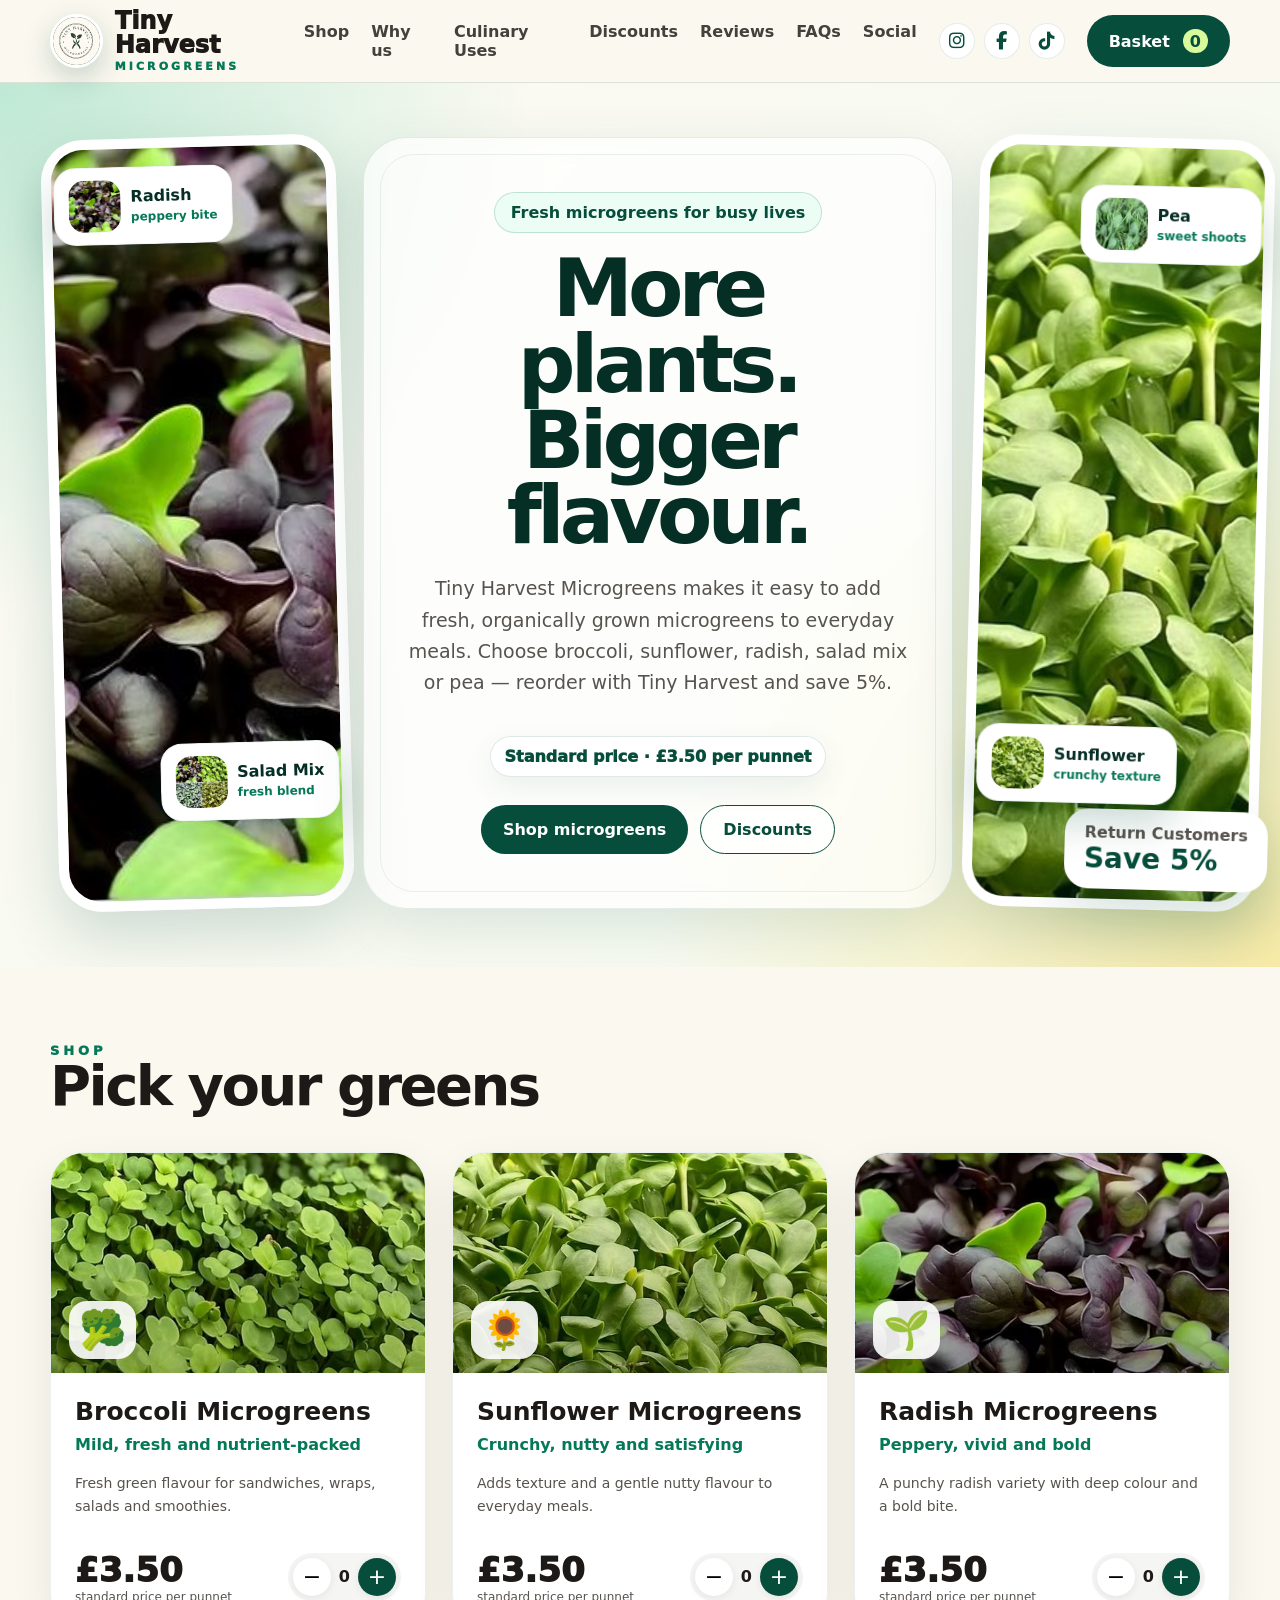
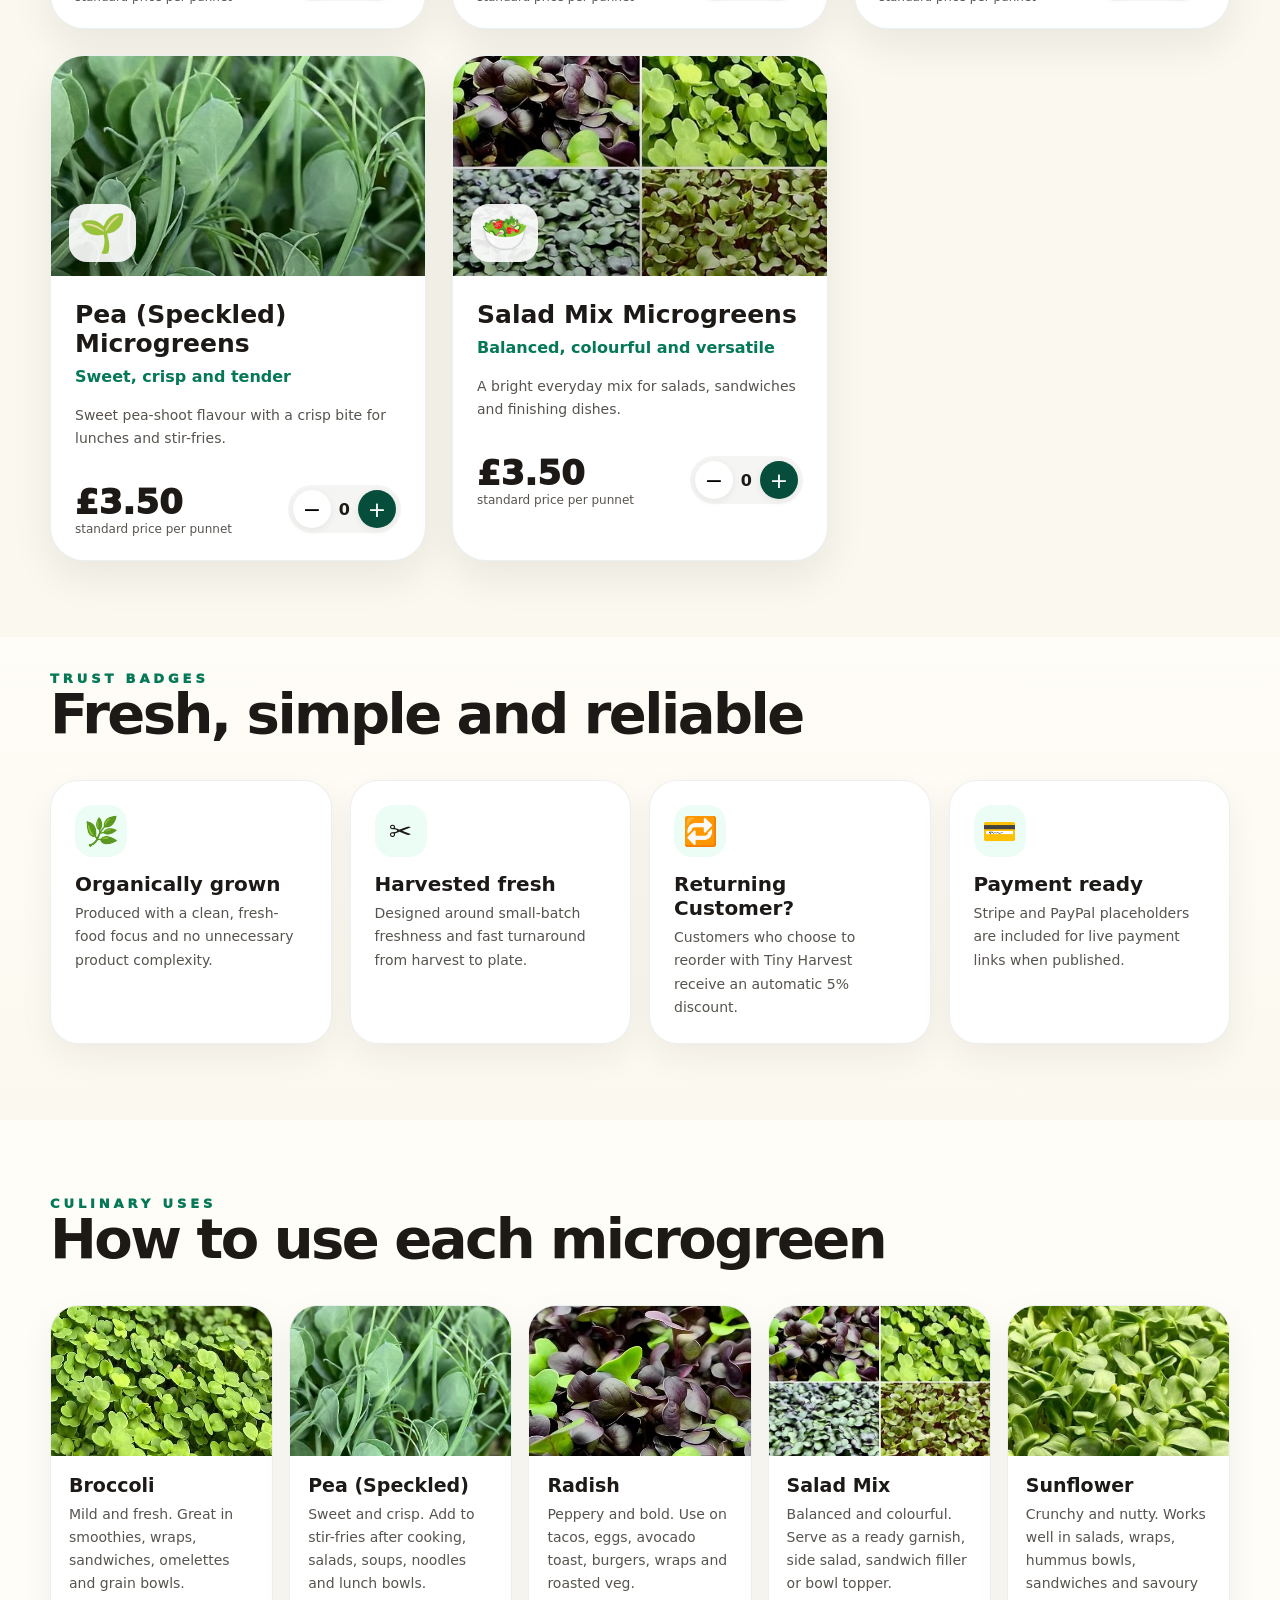
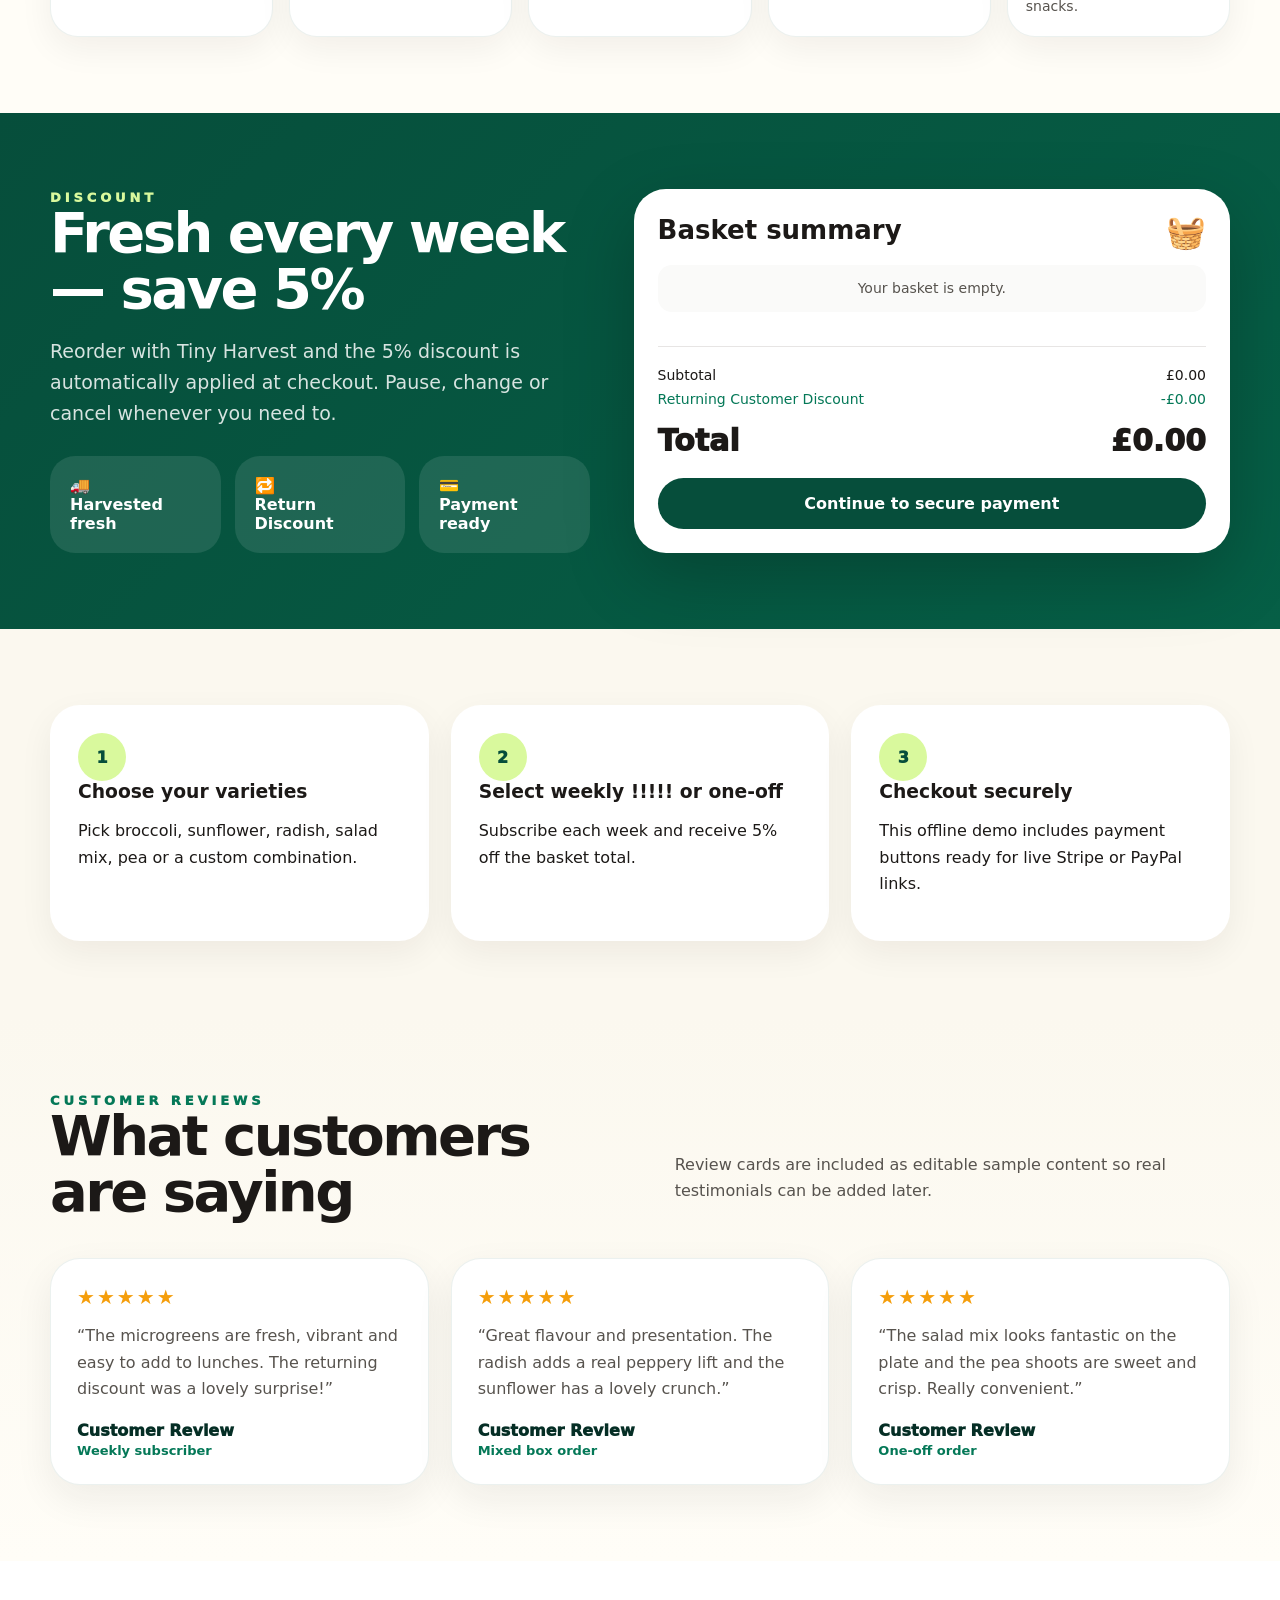
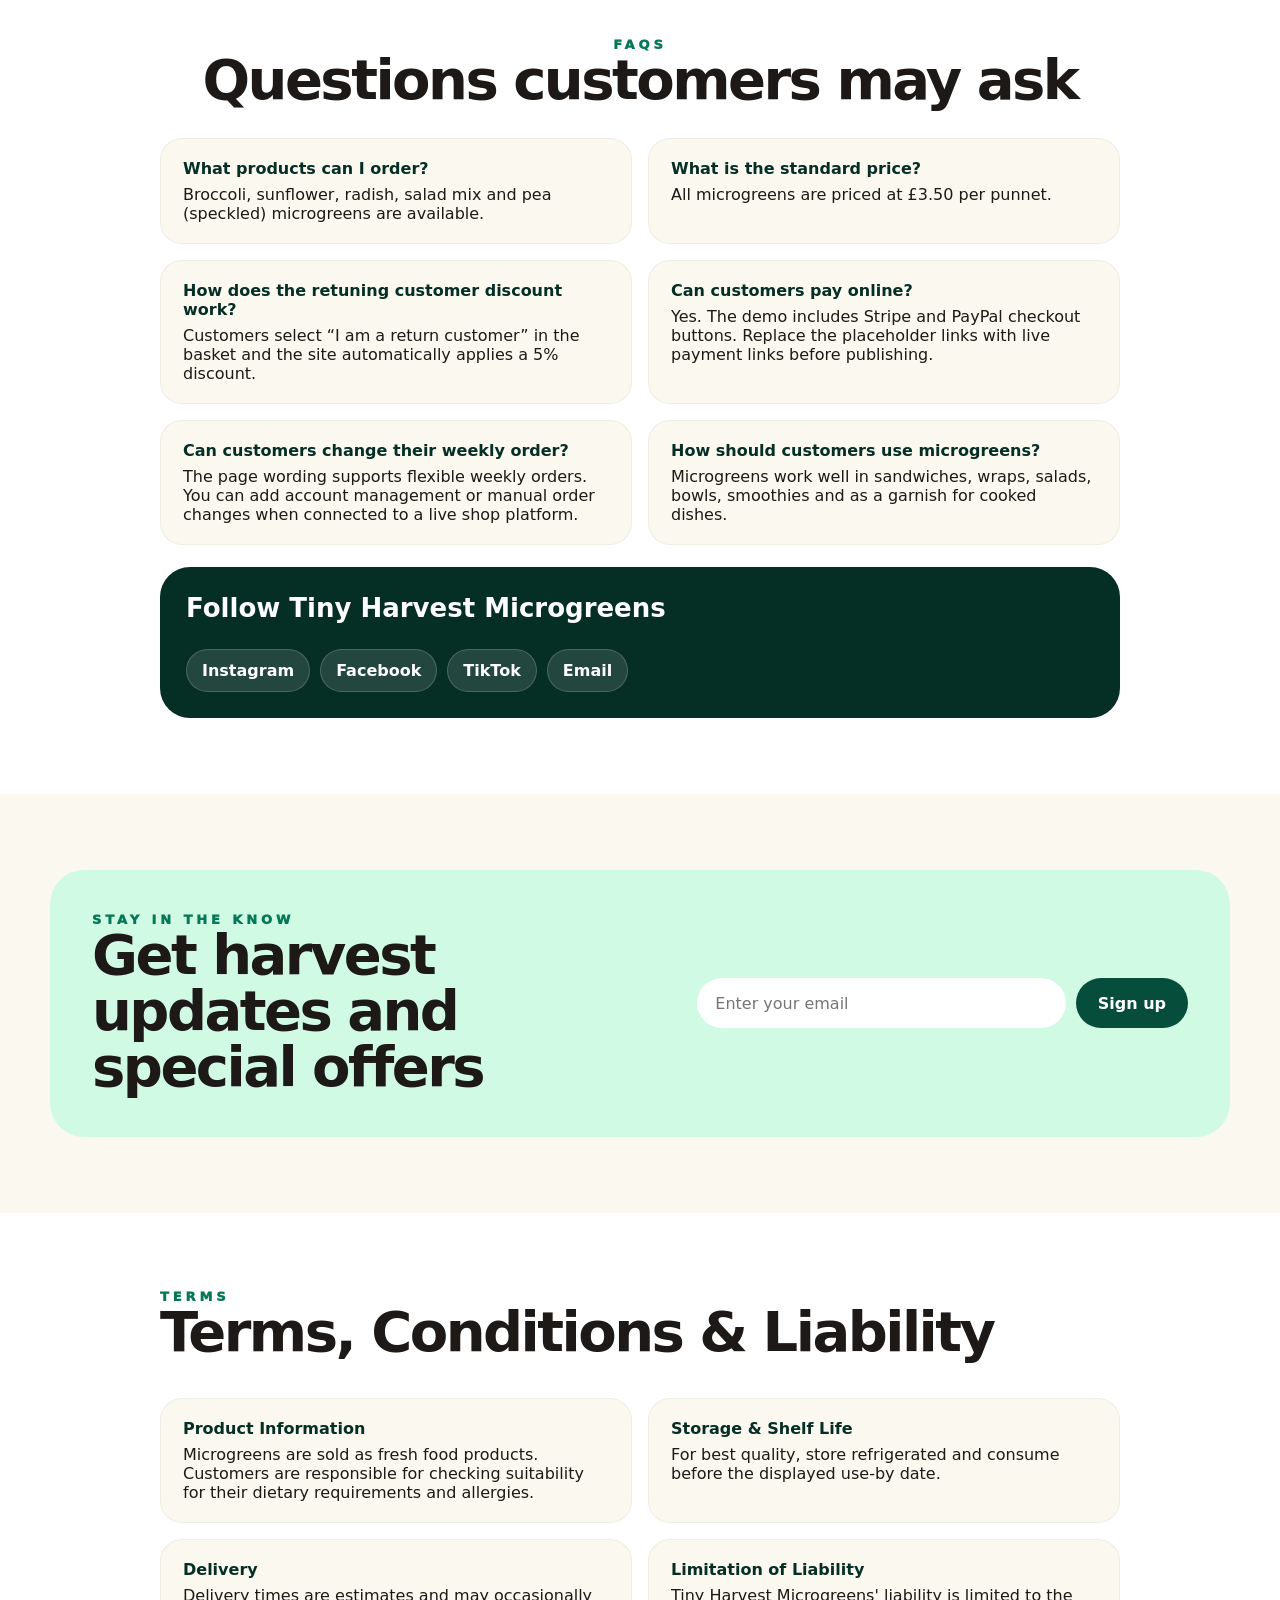
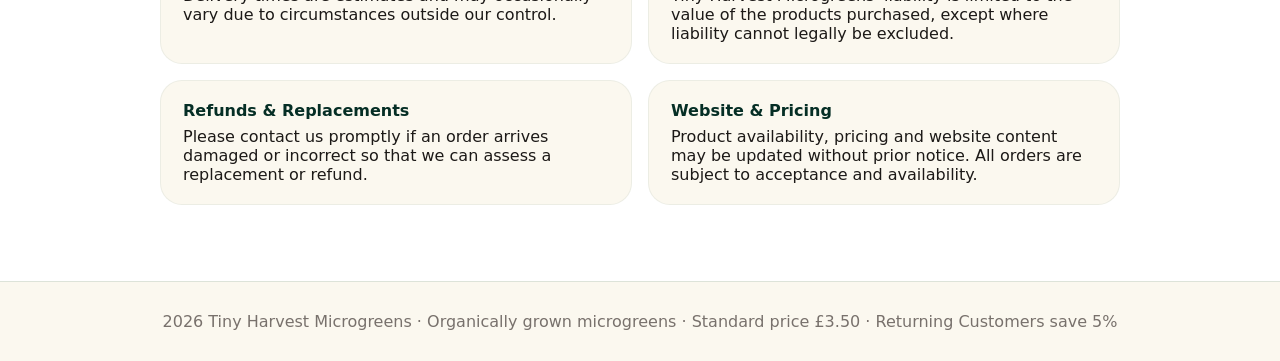
<file: index.html>
<!doctype html>
<html lang="en-GB">
<head>
<meta charset="utf-8" />
<meta name="viewport" content="width=device-width, initial-scale=1" />
<title>Tiny Harvest Microgreens | Fresh Organic Microgreens</title>
<link rel="stylesheet" href="https://cdnjs.cloudflare.com/ajax/libs/font-awesome/6.5.2/css/all.min.css">
<meta name="description" content="Tiny Harvest Microgreens - fresh organically grown microgreens with online checkout and reorder discount." />

<link rel="stylesheet" href="assets/css/styles.css">
</head>
<body>
<header>
  <div class="wrap nav"><a class="brand" href="#home"><span class="logo">
    <img src="assets/images/logo.jpg" alt="Tiny Harvest Microgreens logo image"></span><span>
      <span class="brand-title">Tiny Harvest</span><small class="brand-sub">Microgreens</small>
    </span></a>
    <nav class="links">
      <a href="#shop">Shop</a>
      <a href="#trust">Why us</a>
      <a href="#culinary">Culinary Uses</a>
      <a href="#subscriptions">Discounts</a>
      <a href="#reviews">Reviews</a>
      <a href="#faqs">FAQs</a>
      <a href="#social">Social</a>
    </nav>
    
    <div class="social-mini">
      <a href="https://www.instagram.com/" target="_blank" rel="noopener" class="instagram"><i class="fa-brands fa-instagram"></i></a>
      <a href="https://www.facebook.com/" target="_blank" rel="noopener" class="facebook"><i class="fa-brands fa-facebook-f"></i></a>
      <a href="https://www.tiktok.com/" target="_blank" rel="noopener" class="tiktok"><i class="fa-brands fa-tiktok"></i></a>
    </div>
    <button class="btn primary basket-btn" onclick="openCheckout()">Basket <span id="basketCount" class="basket-count">0</span></button></div></header>
<main id="home">
<section class="hero">
  <div class="wrap hero-grid">
    <div class="hero-side left">
      <img alt="Radish microgreens" src="assets/images/radish.jpg">
      <div class="float-card float-left-one">
        <img src="assets/images/radish.jpg" alt="Radish">
        <div><b>Radish</b><span>peppery bite</span>
        </div>
      </div>
      <div class="float-card float-left-two">
        <img src="assets/images/saladmix.jpg" alt="Salad Mix">
        <div><b>Salad Mix</b><span>fresh blend</span>
        </div>
      </div>
    </div>
    
    <div class="hero-copy"><span class="eyebrow">Fresh microgreens for busy lives</span>
      <h1>More plants. Bigger flavour.</h1><p class="lead">Tiny Harvest Microgreens makes it easy to add fresh, organically grown microgreens to everyday meals. Choose broccoli, sunflower, radish, salad mix or pea — reorder with Tiny Harvest and save 5%.</p>
      <div class="price-pill">Standard price · £3.50 per punnet
      </div>
      <div class="cta"><a class="btn primary" href="#shop">Shop microgreens</a><a class="btn secondary" href="#subscriptions">Discounts</a>
      </div>
    </div>
    
    <div class="hero-side right"><img alt="Sunflower microgreens" src="assets/images/sunflower.jpg">
      <div class="float-card float-right-one"><img src="assets/images/sunflower.jpg" alt="Sunflower">
        <div><b>Sunflower</b><span>crunchy texture</span>
        </div>
      </div>
      <div class="float-card float-right-two"><img src="assets/images/pea.jpg" alt="Pea">
        <div><b>Pea</b><span>sweet shoots</span>
        </div>
      </div>
      
      <div class="save-badge"><span>Return Customers</span><b>Save 5%</b>
      </div>
    </div>
  </div>
</section>

<section id="shop"><div class="wrap"><div class="section-head"><div><div class="kicker">Shop</div><h2>Pick your greens</h2></div><p></p></div><div class="products" id="products"></div></div></section>
<section id="trust" class="trust"><div class="wrap"><div class="section-head"><div><div class="kicker">Trust badges</div><h2>Fresh, simple and reliable</h2></div><p></p></div><div class="trust-grid"><div class="trust-badge"><div class="trust-icon">🌿</div><h3>Organically grown</h3><p>Produced with a clean, fresh-food focus and no unnecessary product complexity.</p></div><div class="trust-badge"><div class="trust-icon">✂️</div><h3>Harvested fresh</h3><p>Designed around small-batch freshness and fast turnaround from harvest to plate.</p></div><div class="trust-badge"><div class="trust-icon">🔁</div><h3>Returning Customer?</h3><p>Customers who choose to reorder with Tiny Harvest receive an automatic 5% discount.</p></div><div class="trust-badge"><div class="trust-icon">💳</div><h3>Payment ready</h3><p>Stripe and PayPal placeholders are included for live payment links when published.</p></div></div></div></section>

<section id="culinary" class="culinary"><div class="wrap"><div class="section-head">
  <div>
    <div class="kicker">Culinary uses
    </div>
    <h2>How to use each microgreen</h2>
  </div><p></p>
</div>
  <div class="use-grid">
    <div class="use-card">
      <img src="assets/images/broccoli.jpg">
      <div><h3>Broccoli</h3><p>Mild and fresh. Great in smoothies, wraps, sandwiches, omelettes and grain bowls.</p>
      </div>
    </div>
    
    <div class="use-card">
      <img src="assets/images/pea.jpg" alt="Pea speckled microgreens">
      <div><h3>Pea (Speckled)</h3><p>Sweet and crisp. Add to stir-fries after cooking, salads, soups, noodles and lunch bowls.</p>
      </div>
    </div>
    
    <div class="use-card"><img src="assets/images/radish.jpg" alt="Radish microgreens"><div><h3>Radish</h3><p>Peppery and bold. Use on tacos, eggs, avocado toast, burgers, wraps and roasted veg.</p>
    </div>
    </div>
    
    <div class="use-card"><img src="assets/images/saladmix.jpg" alt="Salad mix microgreens">
      <div><h3>Salad Mix</h3><p>Balanced and colourful. Serve as a ready garnish, side salad, sandwich filler or bowl topper.</p>
      </div>
    </div>
    
    <div class="use-card"><img src="assets/images/sunflower.jpg" alt="Sunflower microgreens">
      <div><h3>Sunflower</h3><p>Crunchy and nutty. Works well in salads, wraps, hummus bowls, sandwiches and savoury snacks.</p>
      </div>
    </div>
  </div>
</div>
</section>

  <section id="subscriptions" class="subscription"><div class="wrap sub-grid"><div><div class="kicker" style="color:var(--fresh)">Discount</div><h2>Fresh every week — save 5%</h2>
    <p class="lead" style="color:rgba(255,255,255,.84)">Reorder with Tiny Harvest and the 5% discount is automatically applied at checkout. Pause, change or cancel whenever you need to.</p>
    <div class="features"><div class="feature">🚚<br>Harvested fresh</div><div class="feature">🔁<br>Return Discount</div><div class="feature">💳<br>Payment ready</div></div></div>
    <div class="summary"><div class="summary-top"><div><h3 style="font-size:26px">Basket summary</h3><p style="margin:4px 0 0;color:var(--muted)"></p></div><div style="font-size:32px">🧺</div></div>
      <!--<label class="subscribe-row"><span><b>Returning Customer?</b><br><small>Automatic 5% saving</small></span><input type="checkbox" id="weekly" onchange="toggleWeekly(this.checked)"></label>-->
      <div class="cart-lines" id="cartLines"><p class="line" style="justify-content:center;color:var(--muted)">Your basket is empty.</p></div><div class="divider"><div class="line" style="background:transparent;padding:4px 0"><span>Subtotal</span><span id="subtotal">£0.00</span></div><div class="line discount" style="background:transparent;padding:4px 0"><span>Returning Customer Discount</span><span id="discount">-£0.00</span></div><div class="total"><span>Total</span><span id="total">£0.00</span></div></div><button class="btn primary full" onclick="openCheckout()">Continue to secure payment</button></div></div></section>
<section id="how-it-works"><div class="wrap steps"><div class="step"><div class="num">1</div><h3>Choose your varieties</h3><p>Pick broccoli, sunflower, radish, salad mix, pea or a custom combination.</p></div><div class="step"><div class="num">2</div>
  <h3>Select weekly !!!!! or one-off</h3><p>Subscribe each week and receive 5% off the basket total.</p></div><div class="step"><div class="num">3</div><h3>Checkout securely</h3><p>This offline demo includes payment buttons ready for live Stripe or PayPal links.</p></div></div></section>

<section id="reviews" class="reviews"><div class="wrap"><div class="section-head">
  <div>
    <div class="kicker">Customer reviews</div>
    <h2>What customers are saying</h2>
  </div>
    <p>Review cards are included as editable sample content so real testimonials can be added later.</p></div>
    <div class="review-grid"><div class="review-card"><div class="stars">★★★★★</div>
      <p>“The microgreens are fresh, vibrant and easy to add to lunches. The returning discount was a lovely surprise!”</p>
      <div class="review-name">Customer Review</div><div class="review-meta">Weekly subscriber</div></div><div class="review-card"><div class="stars">★★★★★</div>
        <p>“Great flavour and presentation. The radish adds a real peppery lift and the sunflower has a lovely crunch.”</p><div class="review-name">Customer Review</div>
        <div class="review-meta">Mixed box order</div></div><div class="review-card"><div class="stars">★★★★★</div><p>“The salad mix looks fantastic on the plate and the pea shoots are sweet and crisp. Really convenient.”</p>
          <div class="review-name">Customer Review</div><div class="review-meta">One-off order</div>
        </div>
    </div>
</div>
</section>

  <section id="faqs" class="faqs"><div class="wrap faq-wrap"><div class="kicker" style="text-align:center">FAQs</div><h2 style="text-align:center">Questions customers may ask</h2>
    <div class="faq-grid"><div class="faq">
      <b>What products can I order?</b>Broccoli, sunflower, radish, salad mix and pea (speckled) microgreens are available.
    </div>
      <div class="faq">
        <b>What is the standard price?</b>All microgreens are priced at £3.50 per punnet.</div>
      <div class="faq">
        <b>How does the retuning customer discount work?</b>Customers select “I am a return customer” in the basket and the site automatically applies a 5% discount.</div>
      <div class="faq">
        <b>Can customers pay online?</b>Yes. The demo includes Stripe and PayPal checkout buttons. Replace the placeholder links with live payment links before publishing.</div>
      <div class="faq"><b>Can customers change their weekly order?</b>The page wording supports flexible weekly orders. You can add account management or manual order changes when connected to a live shop platform.</div>
        <div class="faq"><b>How should customers use microgreens?</b>Microgreens work well in sandwiches, wraps, salads, bowls, smoothies and as a garnish for cooked dishes.
        </div>
    </div>
    <div id="social" class="social-card"><div><h3 style="font-size:26px">Follow Tiny Harvest Microgreens</h3><p style="margin:6px 0 0;color:rgba(255,255,255,.75)"></p>
    </div>
      <div class="social-links"><a href="https://www.instagram.com/" target="_blank" rel="noopener">Instagram</a><a href="https://www.facebook.com/" target="_blank" rel="noopener">Facebook</a><a href="https://www.tiktok.com/" target="_blank" rel="noopener">TikTok</a><a href="mailto:TinyHarvest.UK@gmail.com">Email</a></div></div></div></section>
<section id="contact"><div class="wrap signup"><div><div class="kicker">Stay in the know</div><h2>Get harvest updates and special offers</h2></div><form onsubmit="event.preventDefault(); alert('Thanks - signup captured in demo mode.');"><input required type="email" placeholder="Enter your email"><button class="btn primary">Sign up</button></form></div></section>
<section id="terms" class="faqs"><div class="wrap faq-wrap"><div class="section-head"><div><div class="kicker">Terms</div><h2>Terms, Conditions & Liability</h2></div></div><div class="faq-grid"><div class="faq"><b>Product Information</b>Microgreens are sold as fresh food products. Customers are responsible for checking suitability for their dietary requirements and allergies.</div><div class="faq"><b>Storage & Shelf Life</b>For best quality, store refrigerated and consume before the displayed use-by date.</div><div class="faq"><b>Delivery</b>Delivery times are estimates and may occasionally vary due to circumstances outside our control.</div><div class="faq"><b>Limitation of Liability</b>Tiny Harvest Microgreens' liability is limited to the value of the products purchased, except where liability cannot legally be excluded.</div><div class="faq"><b>Refunds & Replacements</b>Please contact us promptly if an order arrives damaged or incorrect so that we can assess a replacement or refund.</div><div class="faq"><b>Website & Pricing</b>Product availability, pricing and website content may be updated without prior notice. All orders are subject to acceptance and availability.</div></div></div></section></main>
<footer> 2026 Tiny Harvest Microgreens · Organically grown microgreens · Standard price £3.50 · Returning Customers save 5%</footer>

  <!--Checkout--> 
  <div class="modal" id="checkout"><div class="modal-card"><div class="modal-top"><div><h2 style="font-size:30px">Place order</h2>
    <p style="color:var(--muted);margin-top:6px">We record the order first. Payment is confirmed separately until Stripe is live.</p></div>
    <button class="close" onclick="closeCheckout()">×</button></div><div class="payment-note"><b>Basket total: <span id="modalTotal">£0.00</span></b><br><span id="modalPlan">Standard order</span></div>
    <div class="checkout-form">
      <input id="orderName" placeholder="Name" autocomplete="name">
      <input id="orderEmail" type="email" placeholder="Email" autocomplete="email">
      <input id="orderPhone" placeholder="Phone" autocomplete="tel"><textarea id="orderAddress" rows="3" placeholder="Delivery address" autocomplete="street-address"></textarea>
      <input id="orderPostcode" placeholder="Postcode" autocomplete="postal-code"><textarea id="orderNote" rows="2" placeholder="Delivery note, optional"></textarea>
    </div>
    <button id="placeOrder" class="btn primary full" onclick="placeOrder()">Place order</button>
    <p id="orderStatus" class="notice"></p>
    <button class="btn secondary full" onclick="closeCheckout()">Continue shopping</button></div>
  </div>

<script src="assets/js/app.js" defer></script>
</body>
</html>
</file>
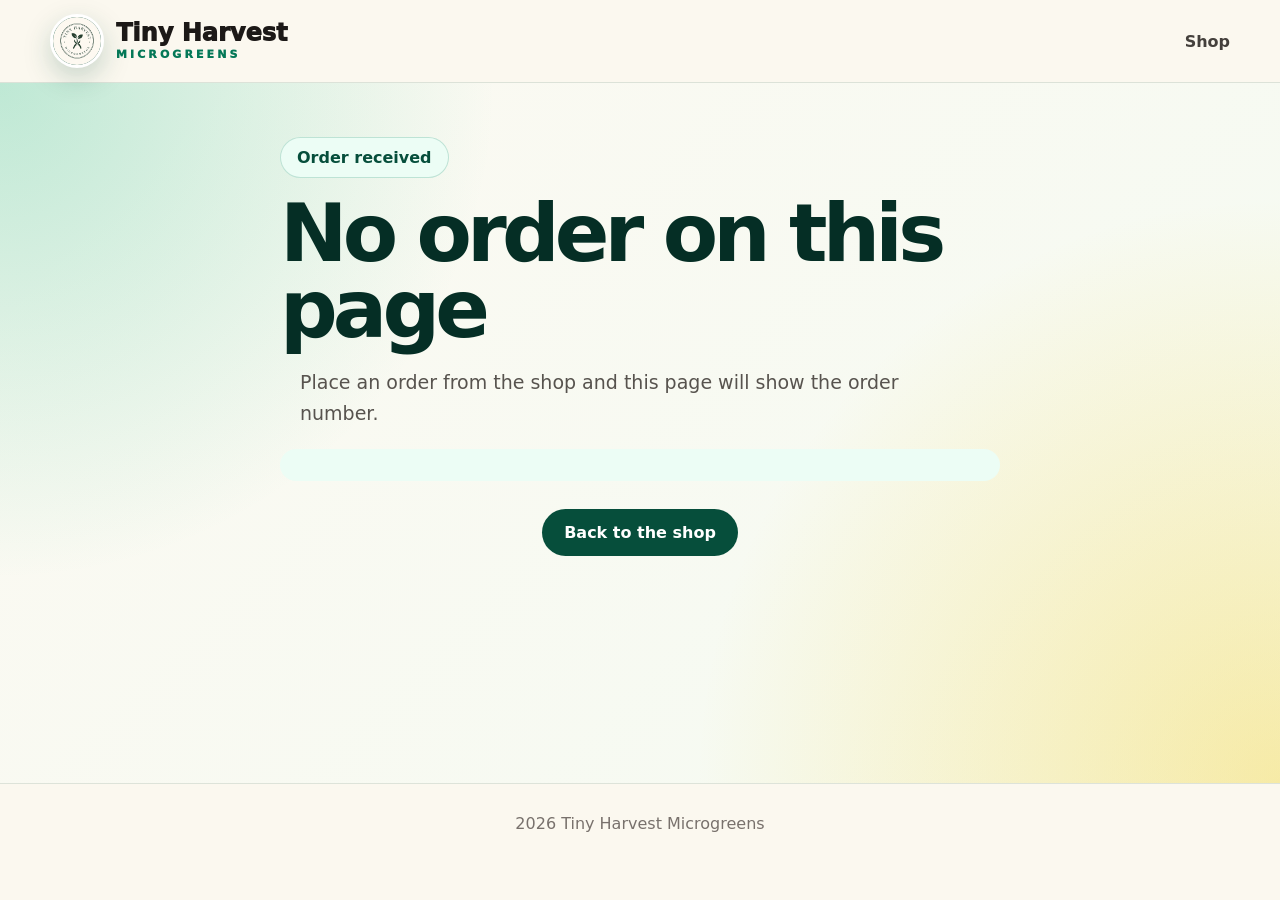
<file: confirmation.html>
<!doctype html>
<html lang="en-GB">
<head>
<meta charset="utf-8" />
<meta name="viewport" content="width=device-width, initial-scale=1" />
<title>Order received | Tiny Harvest Microgreens</title>
<link rel="stylesheet" href="assets/css/styles.css">
<style>
.hero:before { pointer-events: none; }
.hero .wrap { position: relative; z-index: 1; }
</style>
</head>
<body>
<header>
  <div class="wrap nav">
    <a class="brand" href="index.html">
      <span class="logo"><img src="assets/images/logo.jpg" alt="Tiny Harvest Microgreens logo"></span>
      <span><span class="brand-title">Tiny Harvest</span><small class="brand-sub">Microgreens</small></span>
    </a>
    <nav class="links"><a href="index.html#shop">Shop</a></nav>
  </div>
</header>
<main>
  <section class="hero">
    <div class="wrap" style="max-width:720px">
      <span class="eyebrow">Order received</span>
      <h1 id="orderTitle">Thank you</h1>
      <p class="lead" id="orderLead">Your order is in. Payment is confirmed separately.</p>
      <div class="payment-note" id="orderBox"></div>
      <div class="cta">
        <a class="btn primary" href="index.html#shop">Back to the shop</a>
      </div>
    </div>
  </section>
</main>
<footer>2026 Tiny Harvest Microgreens</footer>
<script>
const params = new URLSearchParams(location.search);
const orderId = params.get("order") || "";
let saved = {};
try { saved = JSON.parse(sessionStorage.getItem("th-order") || "{}"); } catch (e) {}
const id = orderId || saved.order_id || "";
const box = document.getElementById("orderBox");
if (!id) {
  document.getElementById("orderTitle").textContent = "No order on this page";
  document.getElementById("orderLead").textContent = "Place an order from the shop and this page will show the order number.";
  box.textContent = "";
} else {
  document.getElementById("orderTitle").textContent = id;
  const lines = [
    saved.name ? "<b>" + saved.name + "</b>" : "",
    saved.email || "" + "<br>" + "<br>",
    saved.items ? saved.items.replaceAll("; ", "<br>") : "",
    saved.total ? "<b>Total £" + Number(saved.total).toFixed(2) + "</b>" : ""
  ].filter(Boolean);
  box.innerHTML = lines.join("<br>");
}
</script>
</body>
</html>
</file>
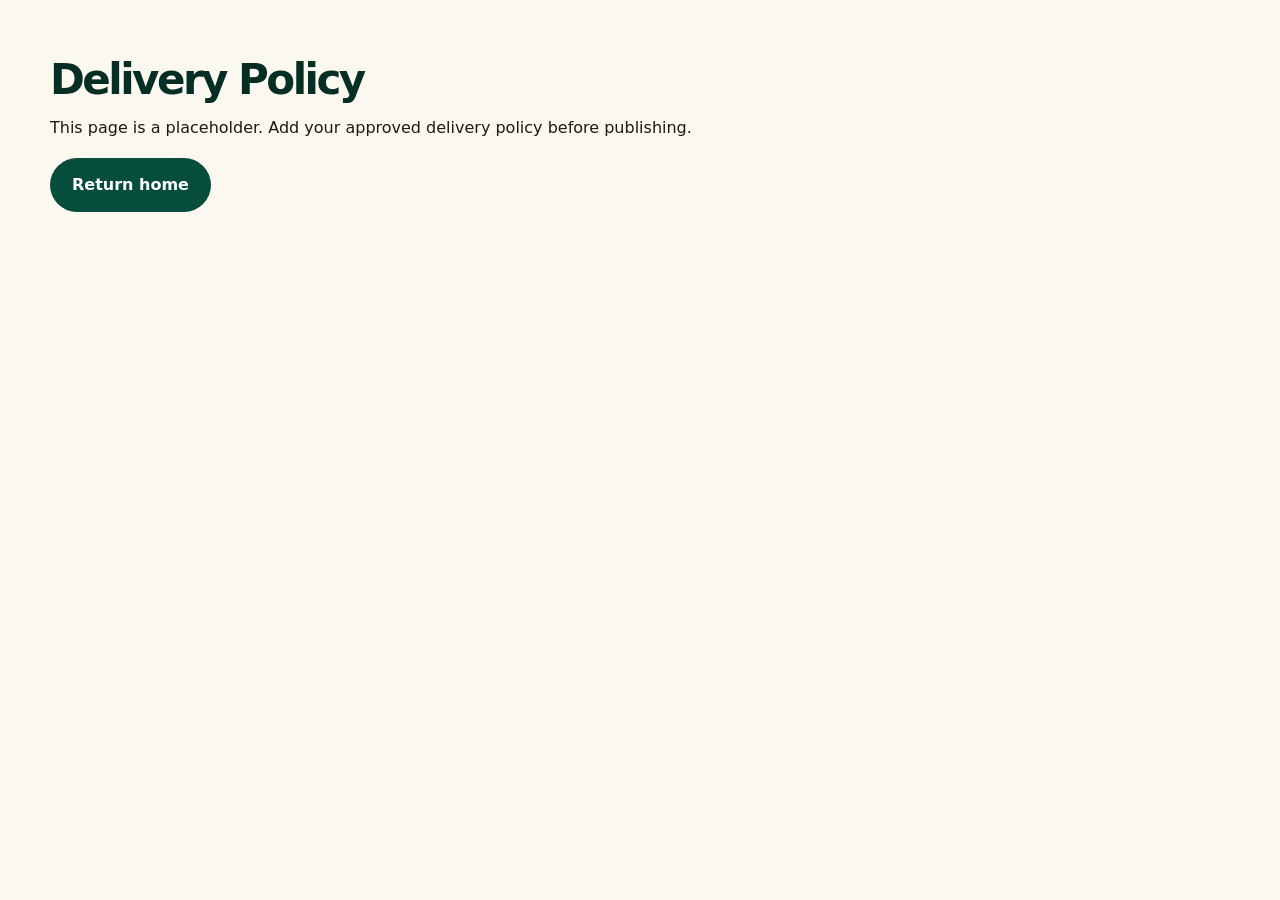
<file: policies/delivery-policy.html>
<!doctype html><html lang="en-GB"><head><meta charset="utf-8"><meta name="viewport" content="width=device-width,initial-scale=1"><title>Delivery Policy | Tiny Harvest Microgreens</title><link rel="stylesheet" href="../assets/css/styles.css"></head><body><main class="wrap" style="padding:60px 0"><h1 style="font-size:42px">Delivery Policy</h1><p>This page is a placeholder. Add your approved delivery policy before publishing.</p><p><a class="btn primary" href="../index.html">Return home</a></p></main></body></html>
</file>
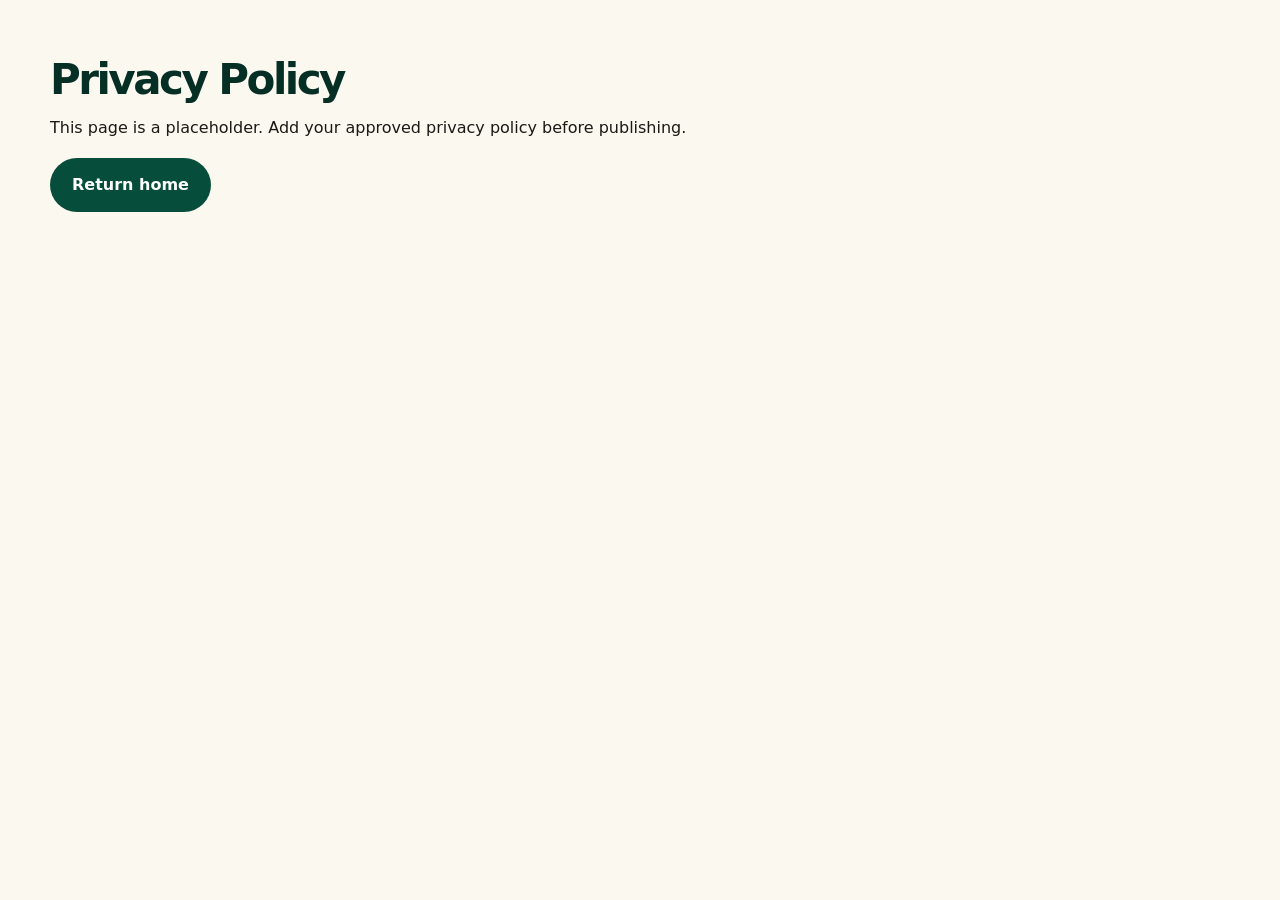
<file: policies/privacy-policy.html>
<!doctype html><html lang="en-GB"><head><meta charset="utf-8"><meta name="viewport" content="width=device-width,initial-scale=1"><title>Privacy Policy | Tiny Harvest Microgreens</title><link rel="stylesheet" href="../assets/css/styles.css"></head><body><main class="wrap" style="padding:60px 0"><h1 style="font-size:42px">Privacy Policy</h1><p>This page is a placeholder. Add your approved privacy policy before publishing.</p><p><a class="btn primary" href="../index.html">Return home</a></p></main></body></html>
</file>
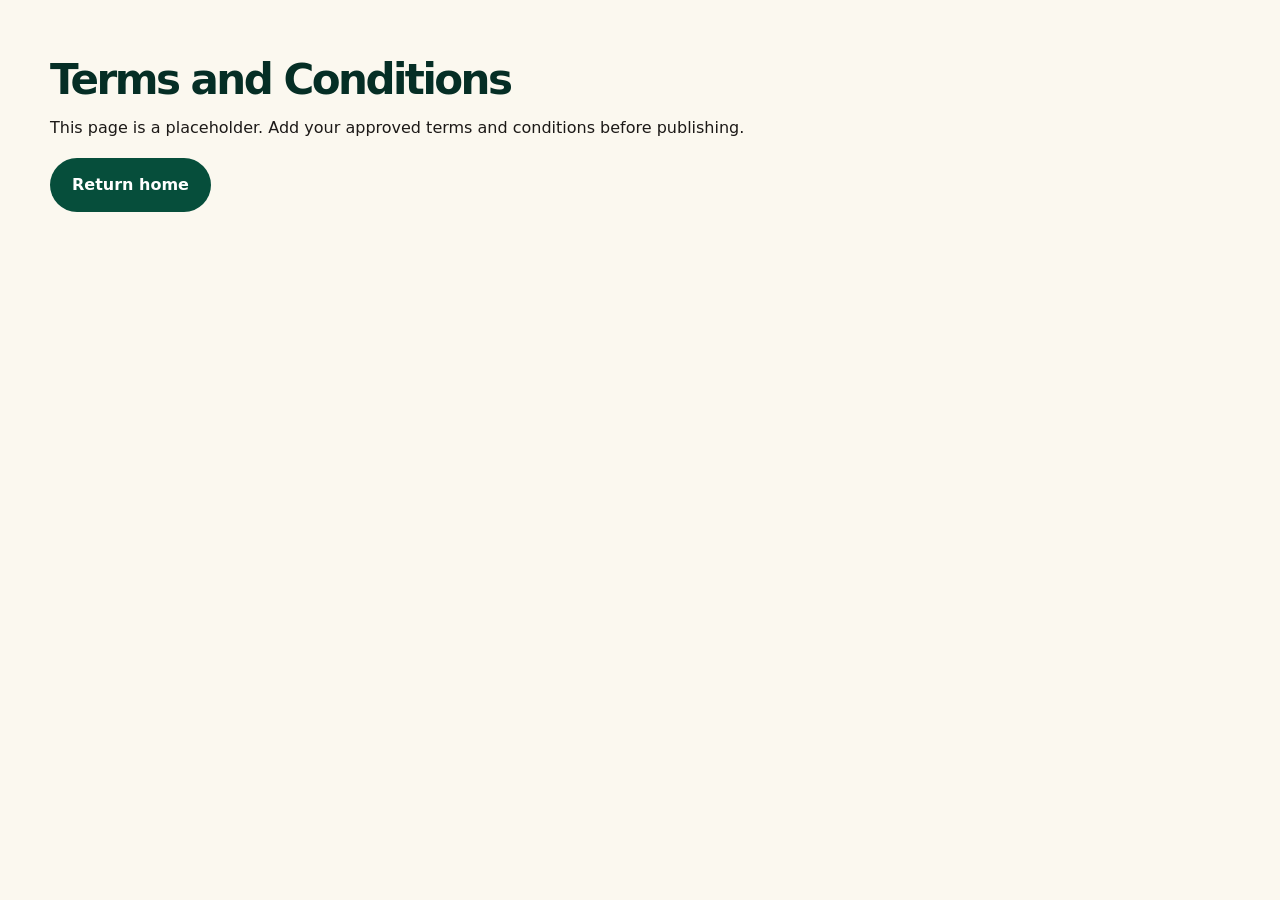
<file: policies/terms-and-conditions.html>
<!doctype html><html lang="en-GB"><head><meta charset="utf-8"><meta name="viewport" content="width=device-width,initial-scale=1"><title>Terms and Conditions | Tiny Harvest Microgreens</title><link rel="stylesheet" href="../assets/css/styles.css"></head><body><main class="wrap" style="padding:60px 0"><h1 style="font-size:42px">Terms and Conditions</h1><p>This page is a placeholder. Add your approved terms and conditions before publishing.</p><p><a class="btn primary" href="../index.html">Return home</a></p></main></body></html>
</file>
<file: assets/css/styles.css>
:root{--cream:#fbf8ef;--paper:#fffdf7;--green:#064e3b;--green2:#047857;--mint:#ecfdf5;--fresh:#d9f99d;--gold:#facc15;--text:#1c1917;--muted:#57534e;--stone:#e7e5e4;--shadow:0 24px 60px rgba(6,78,59,.18)}
*{box-sizing:border-box}html{scroll-behavior:smooth}body{margin:0;background:var(--cream);color:var(--text);font-family:Inter,ui-sans-serif,system-ui,-apple-system,Segoe UI,Roboto,Arial,sans-serif}a{color:inherit;text-decoration:none}button,input,textarea{font:inherit}button{cursor:pointer}.wrap{width:min(1180px,calc(100% - 32px));margin:auto}.btn{border:0;border-radius:999px;padding:14px 22px;font-weight:900;display:inline-flex;align-items:center;justify-content:center;gap:8px}.primary{background:var(--green);color:#fff}.primary:hover{background:#022c22}.secondary{border:1px solid var(--green);background:rgba(255,255,255,.74);color:var(--green)}.secondary:hover{background:#ecfdf5}
header{position:sticky;top:0;z-index:50;background:rgba(251,248,239,.92);backdrop-filter:blur(14px);border-bottom:1px solid rgba(6,78,59,.12)}.nav{min-height:82px;display:flex;align-items:center;justify-content:space-between;gap:22px}.brand{display:flex;align-items:center;gap:12px;font-weight:950}.logo{width:54px;height:54px;border-radius:50%;overflow:hidden;box-shadow:0 10px 28px rgba(6,78,59,.22);border:3px solid #fff;background:var(--green)}.logo img{width:100%;height:100%;object-fit:cover;display:block}.brand-title{font-size:24px;line-height:1}.brand-sub{display:block;color:var(--green2);letter-spacing:.28em;font-size:11px;text-transform:uppercase;margin-top:3px}.links{display:flex;gap:22px;font-weight:800;color:#44403c}.links a:hover{color:var(--green2)}.social-mini{display:flex;gap:9px;align-items:center}.social-mini a{width:36px;height:36px;border-radius:50%;display:grid;place-items:center;background:#fff;border:1px solid rgba(6,78,59,.1);font-weight:950;color:var(--green)}.basket-btn{white-space:nowrap;position:relative}.basket-count{display:inline-grid;place-items:center;min-width:24px;height:24px;padding:0 7px;border-radius:999px;background:#d9f99d;color:#064e3b;margin-left:5px;transition:transform .22s ease}.basket-count.bump{animation:basketPop .42s ease}@keyframes basketPop{0%{transform:scale(1)}45%{transform:scale(1.42) rotate(-8deg)}100%{transform:scale(1)}}
.hero{position:relative;overflow:hidden;padding:54px 0 58px;min-height:700px}.hero:before{content:"";position:absolute;inset:0;background:radial-gradient(circle at top left,rgba(16,185,129,.26),transparent 34%),radial-gradient(circle at bottom right,rgba(250,204,21,.34),transparent 40%),linear-gradient(135deg,rgba(255,255,255,.18),rgba(236,253,245,.46))}.hero-grid{position:relative;display:grid;grid-template-columns:25% 50% 25%;gap:18px;align-items:stretch;min-height:610px}.hero-side{position:relative;min-height:610px}.hero-side img{width:100%;height:100%;min-height:610px;object-fit:cover;border-radius:42px;box-shadow:var(--shadow);border:10px solid white}.hero-side.left{transform:rotate(-1.5deg)}.hero-side.right{transform:rotate(1.5deg)}.hero-copy{position:relative;text-align:center;background:rgba(255,255,255,.68);border:1px solid rgba(6,78,59,.10);border-radius:44px;padding:54px 44px;box-shadow:0 18px 55px rgba(6,78,59,.12);backdrop-filter:blur(10px);display:flex;flex-direction:column;align-items:center;justify-content:center;overflow:hidden}.hero-copy:before{content:"";position:absolute;inset:16px;border:1px solid rgba(6,78,59,.08);border-radius:34px;pointer-events:none}.eyebrow{display:inline-flex;background:var(--mint);border:1px solid rgba(4,120,87,.2);color:var(--green);font-weight:900;padding:10px 16px;border-radius:999px;margin-bottom:18px}h1{font-size:clamp(52px,6.3vw,88px);line-height:.94;letter-spacing:-.06em;margin:0;color:#052e25}h2{font-size:clamp(34px,4.5vw,56px);line-height:1;letter-spacing:-.045em;margin:0}h3{margin:0}p{line-height:1.65}.lead{font-size:19px;color:var(--muted);max-width:680px;margin-left:auto;margin-right:auto}.cta{display:flex;gap:12px;flex-wrap:wrap;justify-content:center;margin-top:28px}.price-pill{margin-top:18px;display:inline-flex;gap:9px;align-items:center;background:#fff;border:1px solid rgba(6,78,59,.12);border-radius:999px;padding:10px 14px;color:var(--green);font-weight:950;box-shadow:0 10px 30px rgba(6,78,59,.08)}.save-badge{position:absolute;right:-10px;bottom:20px;background:white;border-radius:24px;padding:14px 20px;box-shadow:var(--shadow)}.save-badge span{color:var(--muted);font-weight:800}.save-badge b{display:block;font-size:28px;color:var(--green)}
.float-card{position:absolute;z-index:5;background:white;border:1px solid rgba(6,78,59,.08);border-radius:22px;padding:12px 14px;box-shadow:0 18px 40px rgba(6,78,59,.22);display:flex;gap:10px;align-items:center;animation:floaty 4.8s ease-in-out infinite}.float-card img{width:52px;height:52px;border-radius:16px;object-fit:cover;border:0;min-height:0;box-shadow:none}.float-card b{display:block;color:#052e25}.float-card span{font-size:12px;color:var(--green2);font-weight:900}.float-left-one{left:12px;top:28px}.float-left-two{right:12px;bottom:88px;animation-delay:-1.5s}.float-right-one{left:12px;bottom:105px;animation-delay:-.75s}.float-right-two{right:12px;top:48px;animation-delay:-2.4s}@keyframes floaty{0%,100%{transform:translateY(0)}50%{transform:translateY(-12px)}}
section{padding:76px 0}.section-head{display:flex;align-items:end;justify-content:space-between;gap:36px;margin-bottom:38px}.kicker{color:var(--green2);letter-spacing:.3em;text-transform:uppercase;font-size:13px;font-weight:950}.section-head p{max-width:610px;color:var(--muted)}.products{display:grid;grid-template-columns:repeat(3,1fr);gap:26px}.card{background:white;border-radius:34px;overflow:hidden;box-shadow:0 16px 40px rgba(28,25,23,.08);border:1px solid rgba(6,78,59,.08);transition:transform .18s ease, box-shadow .18s ease}.card:hover{transform:translateY(-4px);box-shadow:0 22px 55px rgba(6,78,59,.16)}.card-img{height:220px;position:relative;overflow:hidden;background:#d9f99d}.card-img img{width:100%;height:100%;object-fit:cover;display:block;transform:scale(1.03)}.card-img:after{content:"";position:absolute;inset:0;background:linear-gradient(180deg,rgba(0,0,0,.02),rgba(0,0,0,.28))}.card-emoji{position:absolute;left:18px;bottom:14px;z-index:1;font-size:38px;background:rgba(255,255,255,.90);border-radius:18px;padding:7px 10px}.card-body{padding:24px}.card h3{font-size:25px;margin-bottom:6px}.subtitle{color:var(--green2);font-weight:900;margin:0}.notes{min-height:64px;color:var(--muted);font-size:14px}.price{font-weight:950;font-size:34px}.standard{font-size:12px;color:var(--muted)}.qty{display:flex;align-items:center;gap:8px;background:#f5f5f4;border-radius:999px;padding:5px}.qty button{width:38px;height:38px;border:0;border-radius:999px;background:white;font-size:22px;box-shadow:0 2px 8px rgba(0,0,0,.07)}.qty .plus{background:var(--green);color:white}.product-foot{display:flex;align-items:center;justify-content:space-between;gap:16px}
.trust{padding-top:34px;background:linear-gradient(180deg,#fffdf7,var(--cream))}.trust-grid{display:grid;grid-template-columns:repeat(4,1fr);gap:18px}.trust-badge{background:#fff;border:1px solid rgba(6,78,59,.08);border-radius:28px;padding:24px;box-shadow:0 12px 34px rgba(28,25,23,.06)}.trust-icon{width:52px;height:52px;border-radius:18px;display:grid;place-items:center;background:#ecfdf5;font-size:28px;margin-bottom:15px}.trust-badge h3{font-size:20px;margin-bottom:6px}.trust-badge p{color:var(--muted);font-size:14px;margin:0}

.culinary{background:#fffdf7}.use-grid{display:grid;grid-template-columns:repeat(5,1fr);gap:16px}.use-card{background:white;border:1px solid rgba(6,78,59,.08);border-radius:28px;overflow:hidden;box-shadow:0 12px 34px rgba(28,25,23,.06)}.use-card img{width:100%;height:150px;object-fit:cover;display:block}.use-card div{padding:18px}.use-card h3{font-size:19px;margin-bottom:7px}.use-card p{font-size:14px;color:var(--muted);margin:0}.reviews{background:linear-gradient(180deg,var(--cream),#fffdf7)}.review-grid{display:grid;grid-template-columns:repeat(3,1fr);gap:22px}.review-card{background:white;border:1px solid rgba(6,78,59,.08);border-radius:30px;padding:26px;box-shadow:0 14px 38px rgba(28,25,23,.07)}.stars{color:#f59e0b;letter-spacing:2px;font-size:20px;margin-bottom:14px}.review-card p{color:var(--muted);margin:0 0 18px}.review-name{font-weight:950;color:#052e25}.review-meta{font-size:13px;color:var(--green2);font-weight:850;margin-top:3px}
.subscription{background:linear-gradient(135deg,#064e3b,#065f46);color:white}.sub-grid{display:grid;grid-template-columns:.95fr 1.05fr;gap:44px;align-items:center}.features{display:grid;grid-template-columns:repeat(3,1fr);gap:14px;margin-top:26px}.feature{background:rgba(255,255,255,.1);padding:20px;border-radius:25px;font-weight:850}.summary{background:white;color:var(--text);border-radius:32px;padding:24px;box-shadow:0 24px 70px rgba(0,0,0,.22)}.summary-top,.line,.total,.subscribe-row{display:flex;justify-content:space-between;align-items:center;gap:16px}.subscribe-row{background:#ecfdf5;border:1px solid rgba(6,78,59,.1);padding:16px;border-radius:22px;margin:22px 0}.cart-lines{display:grid;gap:10px}.line{background:#fafaf9;padding:12px 14px;border-radius:14px;font-size:14px}.divider{border-top:1px solid #e7e5e4;margin-top:20px;padding-top:16px}.discount{color:var(--green2)}.total{font-size:30px;font-weight:950;margin-top:12px}.full{width:100%;padding:16px;margin-top:20px}.steps{display:grid;grid-template-columns:repeat(3,1fr);gap:22px}.step{background:white;border-radius:30px;padding:28px;box-shadow:0 12px 34px rgba(28,25,23,.06)}.num{width:48px;height:48px;border-radius:50%;background:var(--fresh);display:grid;place-items:center;font-weight:950;color:var(--green)}.faqs{background:white}.faq-wrap{max-width:960px;margin:auto}.faq-grid{display:grid;grid-template-columns:1fr 1fr;gap:16px;margin-top:30px}.faq{background:var(--cream);padding:20px 22px;border-radius:22px;border:1px solid rgba(6,78,59,.06)}.faq b{display:block;margin-bottom:7px;color:#052e25}.social-card{margin-top:22px;background:#052e25;color:white;border-radius:30px;padding:26px;display:flex;align-items:center;justify-content:space-between;gap:20px;flex-wrap:wrap}.social-links{display:flex;gap:10px;flex-wrap:wrap}.social-links a{background:rgba(255,255,255,.12);border:1px solid rgba(255,255,255,.18);padding:11px 15px;border-radius:999px;font-weight:900}.signup{background:#d1fae5;border-radius:34px;padding:42px;display:grid;grid-template-columns:1fr .85fr;gap:28px;align-items:center}.signup form{display:flex;gap:10px}.signup input{flex:1;min-height:50px;border:0;border-radius:999px;padding:0 18px;outline:2px solid transparent}footer{text-align:center;color:#78716c;border-top:1px solid rgba(6,78,59,.12);padding:30px}
.modal{position:fixed;inset:0;display:none;place-items:center;background:rgba(5,46,37,.72);z-index:100;padding:18px;backdrop-filter:blur(8px)}.modal.open{display:grid}.modal-card{background:white;border-radius:32px;padding:26px;width:min(560px,100%);max-height:92vh;overflow:auto;box-shadow:0 30px 80px rgba(0,0,0,.28)}.modal-top{display:flex;justify-content:space-between;gap:18px}.close{width:38px;height:38px;border:0;border-radius:50%;background:#f5f5f4;font-size:22px}.payment-note{background:#ecfdf5;border-radius:18px;padding:16px;margin:20px 0}.checkout-form{display:grid;gap:10px;margin-top:15px}.checkout-form input,.checkout-form textarea{width:100%;border:1px solid #e7e5e4;border-radius:16px;padding:12px 14px;outline-color:var(--green2)}.stripe{background:#635bff}.paypal{background:white;color:#111827;border:1px solid #d6d3d1}.notice{background:#fffbeb;color:#92400e;border:1px solid #fcd34d;padding:14px 16px;border-radius:18px;margin-top:16px;font-size:13px}
@media(max-width:1000px){.links,.social-mini{display:none}.hero-grid,.sub-grid,.signup{grid-template-columns:1fr}.hero-copy{order:-1}.hero-side,.hero-side img{min-height:300px;height:300px}.products,.steps,.features,.faq-grid,.trust-grid,.use-grid,.review-grid{grid-template-columns:1fr}.section-head{display:block}.hero{padding:54px 0;min-height:auto}.save-badge{position:static;margin-top:14px}.float-card{display:none}.signup form{flex-direction:column}.basket-btn{display:none}}
.social-mini a,.social-links a{transition:all .3s ease}.social-mini a:hover,.social-links a:hover{transform:translateY(-3px) scale(1.08);box-shadow:0 8px 20px rgba(6,78,59,.25)}.social-mini a i,.social-links a i{font-size:18px}.instagram:hover{background:linear-gradient(45deg,#f58529,#feda77,#dd2a7b,#8134af,#515bd4)!important;color:#fff!important}.facebook:hover{background:#1877f2!important;color:#fff!important}.tiktok:hover{background:#000!important;color:#25f4ee!important}
</file>
